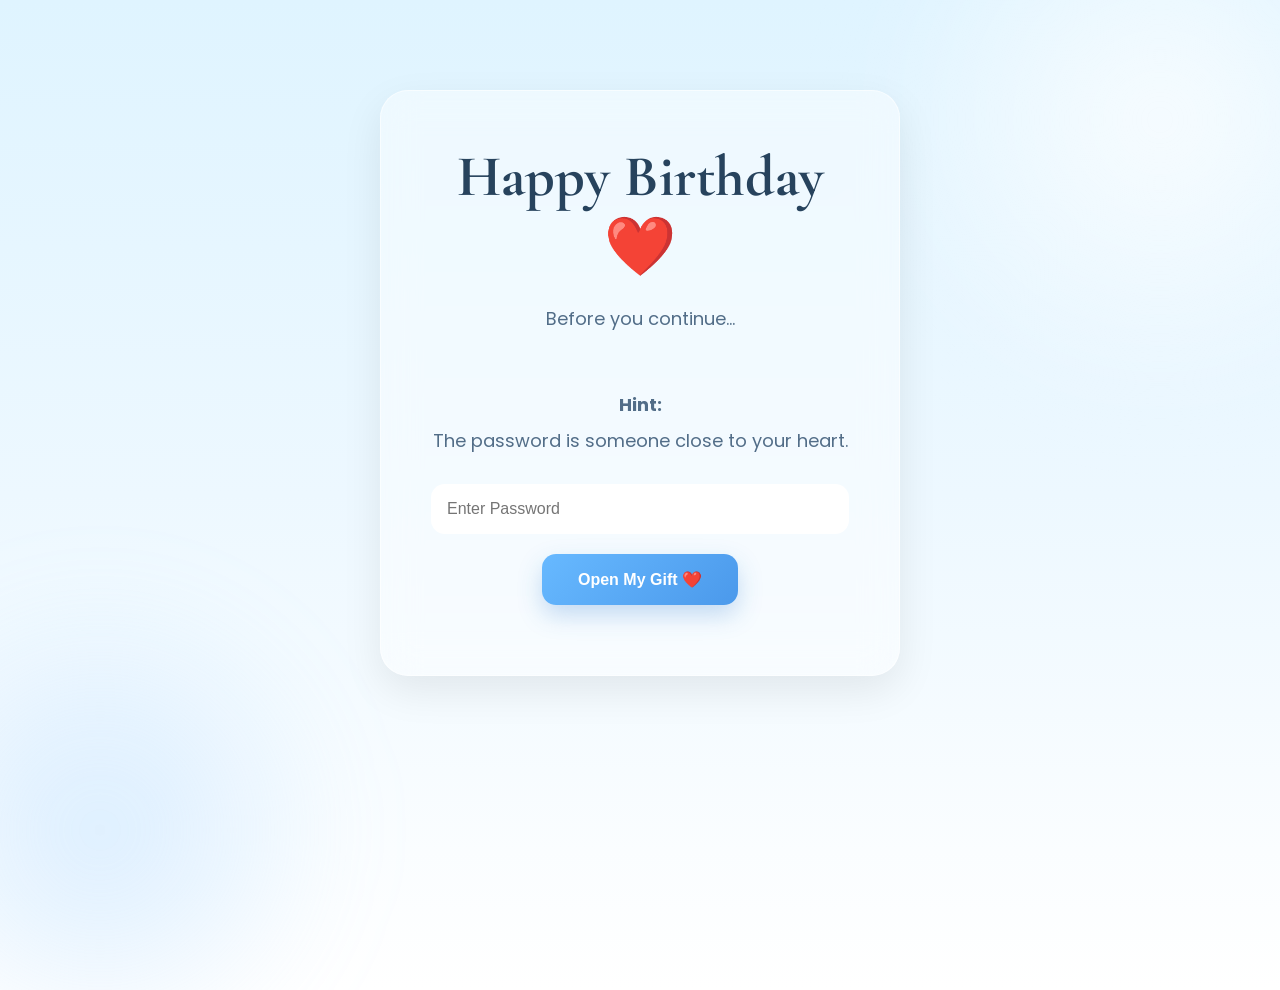
<file: index.html>
<!DOCTYPE html>
<html lang="en">

<head>

    <meta charset="UTF-8">
    <meta name="viewport" content="width=device-width, initial-scale=1.0">

    <title>Happy Birthday 🎉</title>

    <link rel="stylesheet" href="style.css">

</head>

<body>

    <!-- Floating Clouds -->

    <div class="cloud c1"></div>
    <div class="cloud c2"></div>
    <div class="cloud c3"></div>

    <div class="card" style="margin-top:10vh; max-width:520px; text-align:center;">

        <h1 style="font-size:58px;">Happy Birthday ❤️</h1>

        <p class="subtitle">

            Before you continue...

        </p>

        <p style="margin-bottom:25px;">

            <strong>Hint:</strong><br>
            The password is someone close to your heart.

        </p>

        <input
            id="password"
            type="password"
            placeholder="Enter Password"
            style="
            width:100%;
            padding:16px;
            border:none;
            border-radius:14px;
            font-size:16px;
            margin-bottom:20px;
            outline:none;
            ">

        <button id="unlockBtn">

            Open My Gift ❤️

        </button>

        <p id="error" style="margin-top:20px;color:#d64d4d;"></p>

    </div>

    <script src="script.js"></script>

</body>

</html>
</file>
<file: style.css>
/* ==========================================================
   Happy Birthday Tanu ❤️
   Complete Stylesheet
   ========================================================== */

@import url('https://fonts.googleapis.com/css2?family=Cormorant+Garamond:wght@400;500;600;700&family=Poppins:wght@300;400;500;600&display=swap');

*{
margin:0;
padding:0;
box-sizing:border-box;
}

html{
scroll-behavior:smooth;
}

body{

font-family:'Poppins',sans-serif;

background:
linear-gradient(180deg,#dff4ff,#edf8ff,#ffffff);

overflow-x:hidden;

color:#31506d;

min-height:100vh;

}

/* =======================
   Background
======================= */

body::before{

content:"";

position:fixed;

width:600px;
height:600px;

right:-180px;
top:-180px;

background:
radial-gradient(circle,
rgba(255,255,255,.75),
transparent 70%);

filter:blur(40px);

z-index:-5;

animation:float1 12s ease-in-out infinite;

}

body::after{

content:"";

position:fixed;

width:500px;
height:500px;

left:-150px;
bottom:-180px;

background:
radial-gradient(circle,
rgba(160,210,255,.35),
transparent 70%);

filter:blur(45px);

z-index:-5;

animation:float2 15s ease-in-out infinite;

}

@keyframes float1{

50%{

transform:translateY(20px);

}

}

@keyframes float2{

50%{

transform:translateY(-20px);

}

}

/* =======================
Clouds
======================= */

.cloud{

position:fixed;

background:white;

border-radius:100px;

opacity:.65;

filter:blur(1px);

z-index:-3;

animation:moveCloud linear infinite;

}

.cloud::before{

content:"";

position:absolute;

background:white;

border-radius:50%;

}

.cloud::after{

content:"";

position:absolute;

background:white;

border-radius:50%;

}

.c1{

width:180px;
height:60px;

left:-250px;
top:12%;

animation-duration:52s;

}

.c1::before{

width:70px;
height:70px;

left:20px;
top:-30px;

}

.c1::after{

width:90px;
height:90px;

right:20px;
top:-45px;

}

.c2{

width:220px;
height:70px;

left:-300px;
top:28%;

animation-duration:67s;

}

.c2::before{

width:80px;
height:80px;

left:25px;
top:-30px;

}

.c2::after{

width:100px;
height:100px;

right:20px;
top:-45px;

}

.c3{

width:170px;
height:60px;

left:-260px;
top:70%;

animation-duration:60s;

}

.c3::before{

width:70px;
height:70px;

left:15px;
top:-25px;

}

.c3::after{

width:85px;
height:85px;

right:15px;
top:-35px;

}

@keyframes moveCloud{

from{

transform:translateX(-300px);

}

to{

transform:translateX(calc(100vw + 600px));

}

}

/* =======================
Glass Card
======================= */

.card{

width:min(900px,92%);

margin:auto;

background:rgba(255,255,255,.42);

backdrop-filter:blur(18px);

border-radius:28px;

padding:50px;

box-shadow:

0 15px 40px rgba(0,0,0,.08);

border:1px solid rgba(255,255,255,.55);

}

/* =======================
Typography
======================= */

h1{

font-family:'Cormorant Garamond',serif;

font-size:68px;

text-align:center;

margin-bottom:18px;

color:#27435d;

}

h2{

font-family:'Cormorant Garamond',serif;

font-size:34px;

margin-bottom:18px;

color:#2d5a85;

}

p{

line-height:2;

font-size:18px;

color:#526d88;

}

.subtitle{

text-align:center;

margin-bottom:50px;

font-size:18px;

}

/* =======================
Buttons
======================= */

button{

padding:16px 36px;

border:none;

border-radius:14px;

cursor:pointer;

font-size:16px;

font-weight:600;

background:linear-gradient(135deg,#67b9ff,#4b99eb);

color:white;

transition:.35s;

box-shadow:0 10px 25px rgba(58,128,210,.28);

}

button:hover{

transform:translateY(-4px);

box-shadow:0 16px 35px rgba(58,128,210,.35);

}

.navigation{

display:flex;

justify-content:center;

gap:25px;

margin:70px 0;

flex-wrap:wrap;

}

/* =======================
Timeline Cards
======================= */

.timeline{

max-width:900px;

margin:auto;

}

.timeline-item{

background:white;

border-radius:22px;

padding:35px;

margin-bottom:30px;

box-shadow:

0 12px 30px rgba(0,0,0,.07);

transition:.35s;

}

.timeline-item:hover{

transform:translateY(-6px);

}

.timeline-item p{

margin-top:12px;

}

/* =======================
Gallery
======================= */

.gallery{

display:grid;

grid-template-columns:repeat(auto-fit,minmax(260px,1fr));

gap:25px;

margin-top:50px;

}

.gallery img{

width:100%;

display:block;

border-radius:20px;

cursor:pointer;

transition:.45s;

box-shadow:0 10px 25px rgba(0,0,0,.08);

}

.gallery img:hover{

transform:scale(1.04);

}

/* =======================
Lightbox
======================= */

#lightbox{

display:none;

position:fixed;

inset:0;

background:rgba(0,0,0,.88);

justify-content:center;

align-items:center;

z-index:1000;

}

#lightbox img{

max-width:90%;

max-height:90%;

border-radius:20px;

}

#lightbox.active{

display:flex;

}

/* =======================
Responsive
======================= */

@media(max-width:768px){

h1{

font-size:46px;

}

.card{

padding:30px 22px;

}

.timeline-item{

padding:25px;

}

p{

font-size:16px;

}

.navigation{

flex-direction:column;

}

button{

width:220px;

}

}
/* ==========================================================
   HOME PAGE
   ========================================================== */

.hero{

min-height:100vh;

display:flex;

justify-content:center;

align-items:center;

padding:50px 20px;

}

.hero-content{

width:min(900px,92%);

text-align:center;

background:rgba(255,255,255,.45);

backdrop-filter:blur(18px);

padding:60px;

border-radius:30px;

box-shadow:

0 15px 40px rgba(0,0,0,.08);

border:1px solid rgba(255,255,255,.55);

}

.hero-content h1{

font-size:72px;

margin-bottom:20px;

}

.hero-content p{

font-size:19px;

margin-bottom:20px;

line-height:2;

}

.hero-content .intro{

font-size:22px;

color:#47739d;

margin-bottom:40px;

}

@media(max-width:768px){

.hero-content{

padding:35px 25px;

}

.hero-content h1{

font-size:46px;

}

.hero-content p{

font-size:16px;

}

}
</file>
